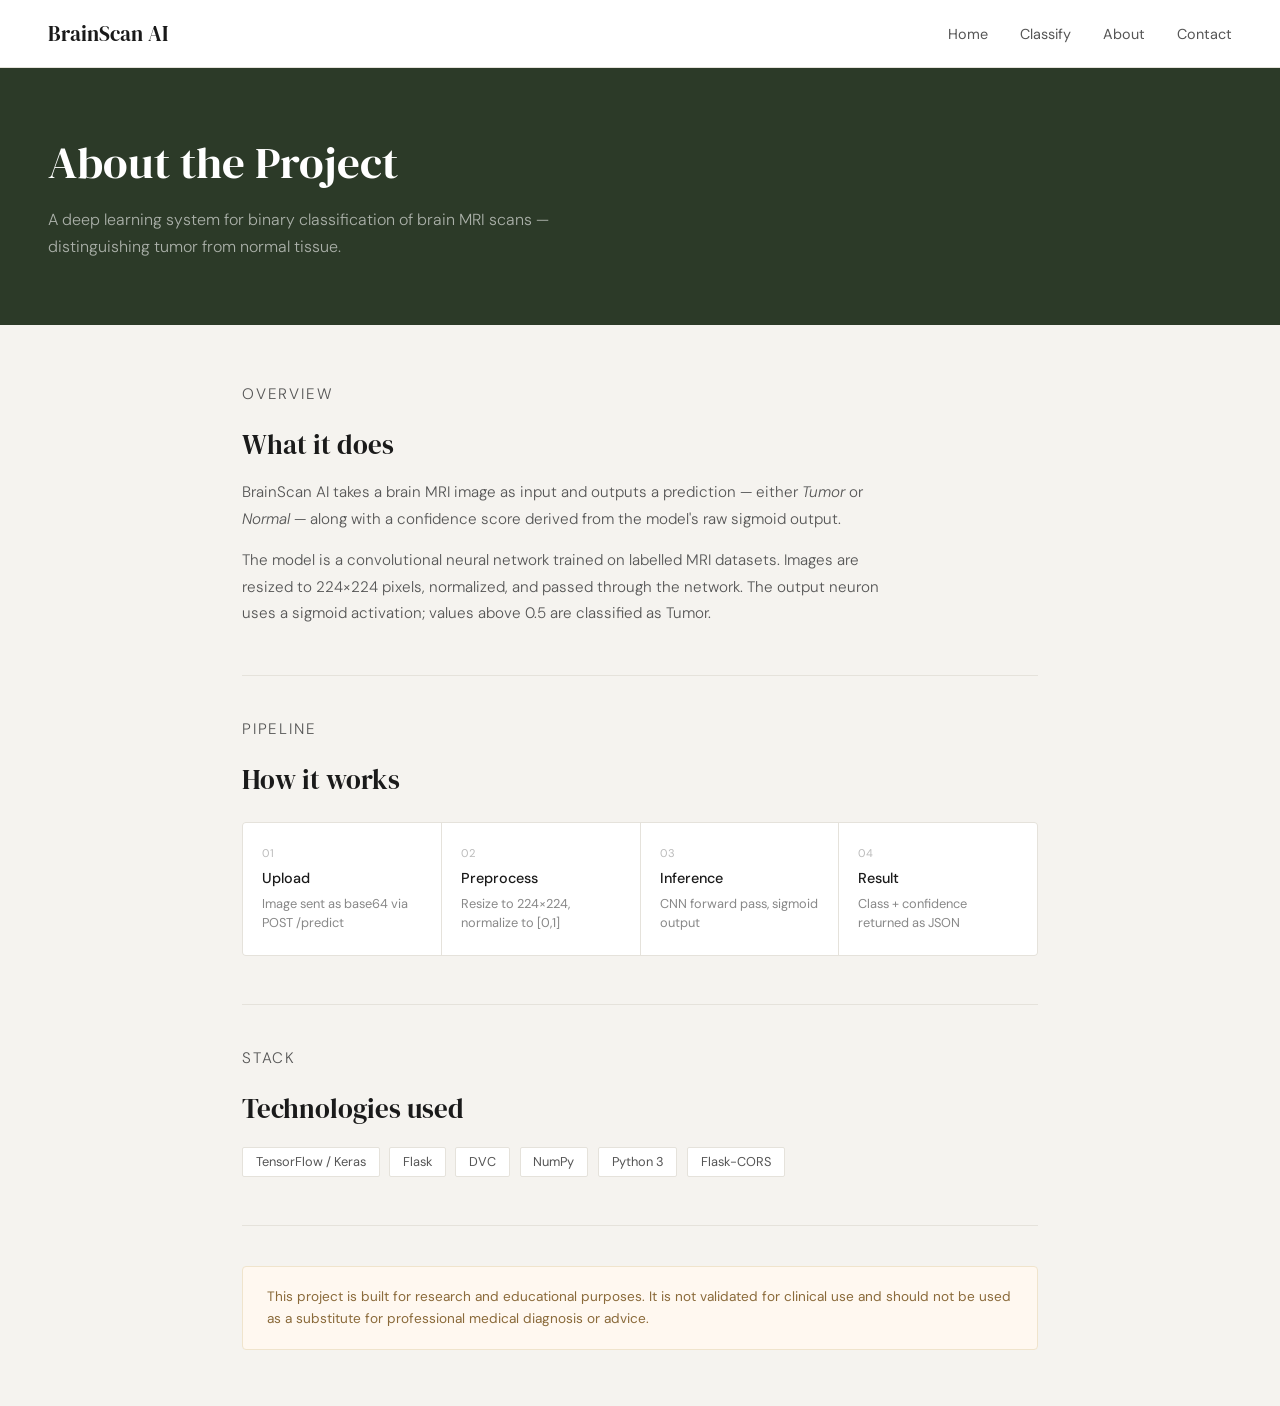
<file: templates/about.html>
<!DOCTYPE html>
<html lang="en">
<head>
<meta charset="UTF-8">
<meta name="viewport" content="width=device-width, initial-scale=1.0">
<title>About &mdash; BrainScan AI</title>
<link href="https://fonts.googleapis.com/css2?family=DM+Serif+Display:ital@0;1&family=DM+Sans:wght@300;400;500&display=swap" rel="stylesheet">
<style>
  * { margin: 0; padding: 0; box-sizing: border-box; }

  body {
    font-family: 'DM Sans', sans-serif;
    background: #f5f3ef;
    color: #1a1a1a;
    min-height: 100vh;
  }

  nav {
    display: flex;
    justify-content: space-between;
    align-items: center;
    padding: 1.2rem 3rem;
    background: #fff;
    border-bottom: 1px solid #e5e2db;
  }

  .logo {
    font-family: 'DM Serif Display', serif;
    font-size: 1.3rem;
    color: #1a1a1a;
    text-decoration: none;
  }

  nav ul {
    list-style: none;
    display: flex;
    gap: 2rem;
  }

  nav ul a {
    text-decoration: none;
    color: #555;
    font-size: 0.9rem;
    transition: color 0.2s;
  }

  nav ul a:hover { color: #1a1a1a; }

  .hero-strip {
    background: #2c3a28;
    color: #fff;
    padding: 4rem 3rem;
  }

  .hero-strip h2 {
    font-family: 'DM Serif Display', serif;
    font-size: 2.8rem;
    font-weight: 400;
    margin-bottom: 0.8rem;
  }

  .hero-strip p {
    font-size: 1rem;
    color: rgba(255,255,255,0.6);
    font-weight: 300;
    max-width: 520px;
    line-height: 1.7;
  }

  .content {
    max-width: 860px;
    margin: 0 auto;
    padding: 3.5rem 2rem;
  }

  .section {
    margin-bottom: 3rem;
  }

  .section-label {
    font-size: 0.72rem;
    letter-spacing: 0.12em;
    text-transform: uppercase;
    color: #aaa;
    margin-bottom: 1.2rem;
  }

  .section h3 {
    font-family: 'DM Serif Display', serif;
    font-size: 1.7rem;
    font-weight: 400;
    margin-bottom: 1rem;
  }

  .section p {
    font-size: 0.95rem;
    color: #555;
    line-height: 1.75;
    font-weight: 300;
    max-width: 640px;
  }

  .section p + p {
    margin-top: 0.9rem;
  }

  hr {
    border: none;
    border-top: 1px solid #e5e2db;
    margin: 2.5rem 0;
  }

  .pipeline {
    display: grid;
    grid-template-columns: repeat(4, 1fr);
    gap: 1px;
    background: #e5e2db;
    border: 1px solid #e5e2db;
    border-radius: 4px;
    overflow: hidden;
    margin-top: 1.5rem;
  }

  .pipe-step {
    background: #fff;
    padding: 1.4rem 1.2rem;
  }

  .pipe-num {
    font-size: 0.7rem;
    color: #bbb;
    letter-spacing: 0.08em;
    margin-bottom: 0.6rem;
  }

  .pipe-name {
    font-size: 0.9rem;
    font-weight: 500;
    margin-bottom: 0.4rem;
  }

  .pipe-desc {
    font-size: 0.8rem;
    color: #888;
    line-height: 1.5;
  }

  .tech-stack {
    display: flex;
    flex-wrap: wrap;
    gap: 0.6rem;
    margin-top: 1.2rem;
  }

  .tech-tag {
    font-size: 0.8rem;
    padding: 0.35rem 0.8rem;
    background: #fff;
    border: 1px solid #e5e2db;
    border-radius: 2px;
    color: #555;
  }

  .disclaimer {
    background: #fff8f0;
    border: 1px solid #f0e4cc;
    border-radius: 4px;
    padding: 1.2rem 1.5rem;
    font-size: 0.85rem;
    color: #8a6a3a;
    line-height: 1.6;
  }
</style>
</head>
<body>

<nav>
  <a href="/" class="logo">BrainScan AI</a>
  <ul>
    <li><a href="/">Home</a></li>
    <li><a href="/classify">Classify</a></li>
    <li><a href="/about">About</a></li>
    <li><a href="/contact">Contact</a></li>
  </ul>
</nav>

<div class="hero-strip">
  <h2>About the Project</h2>
  <p>A deep learning system for binary classification of brain MRI scans — distinguishing tumor from normal tissue.</p>
</div>

<div class="content">

  <div class="section">
    <p class="section-label">Overview</p>
    <h3>What it does</h3>
    <p>BrainScan AI takes a brain MRI image as input and outputs a prediction — either <em>Tumor</em> or <em>Normal</em> — along with a confidence score derived from the model's raw sigmoid output.</p>
    <p>The model is a convolutional neural network trained on labelled MRI datasets. Images are resized to 224×224 pixels, normalized, and passed through the network. The output neuron uses a sigmoid activation; values above 0.5 are classified as Tumor.</p>
  </div>

  <hr>

  <div class="section">
    <p class="section-label">Pipeline</p>
    <h3>How it works</h3>
    <div class="pipeline">
      <div class="pipe-step">
        <div class="pipe-num">01</div>
        <div class="pipe-name">Upload</div>
        <div class="pipe-desc">Image sent as base64 via POST /predict</div>
      </div>
      <div class="pipe-step">
        <div class="pipe-num">02</div>
        <div class="pipe-name">Preprocess</div>
        <div class="pipe-desc">Resize to 224×224, normalize to [0,1]</div>
      </div>
      <div class="pipe-step">
        <div class="pipe-num">03</div>
        <div class="pipe-name">Inference</div>
        <div class="pipe-desc">CNN forward pass, sigmoid output</div>
      </div>
      <div class="pipe-step">
        <div class="pipe-num">04</div>
        <div class="pipe-name">Result</div>
        <div class="pipe-desc">Class + confidence returned as JSON</div>
      </div>
    </div>
  </div>

  <hr>

  <div class="section">
    <p class="section-label">Stack</p>
    <h3>Technologies used</h3>
    <div class="tech-stack">
      <span class="tech-tag">TensorFlow / Keras</span>
      <span class="tech-tag">Flask</span>
      <span class="tech-tag">DVC</span>
      <span class="tech-tag">NumPy</span>
      <span class="tech-tag">Python 3</span>
      <span class="tech-tag">Flask-CORS</span>
    </div>
  </div>

  <hr>

  <div class="disclaimer">
    This project is built for research and educational purposes. It is not validated for clinical use and should not be used as a substitute for professional medical diagnosis or advice.
  </div>

</div>

</body>
</html>
</file>
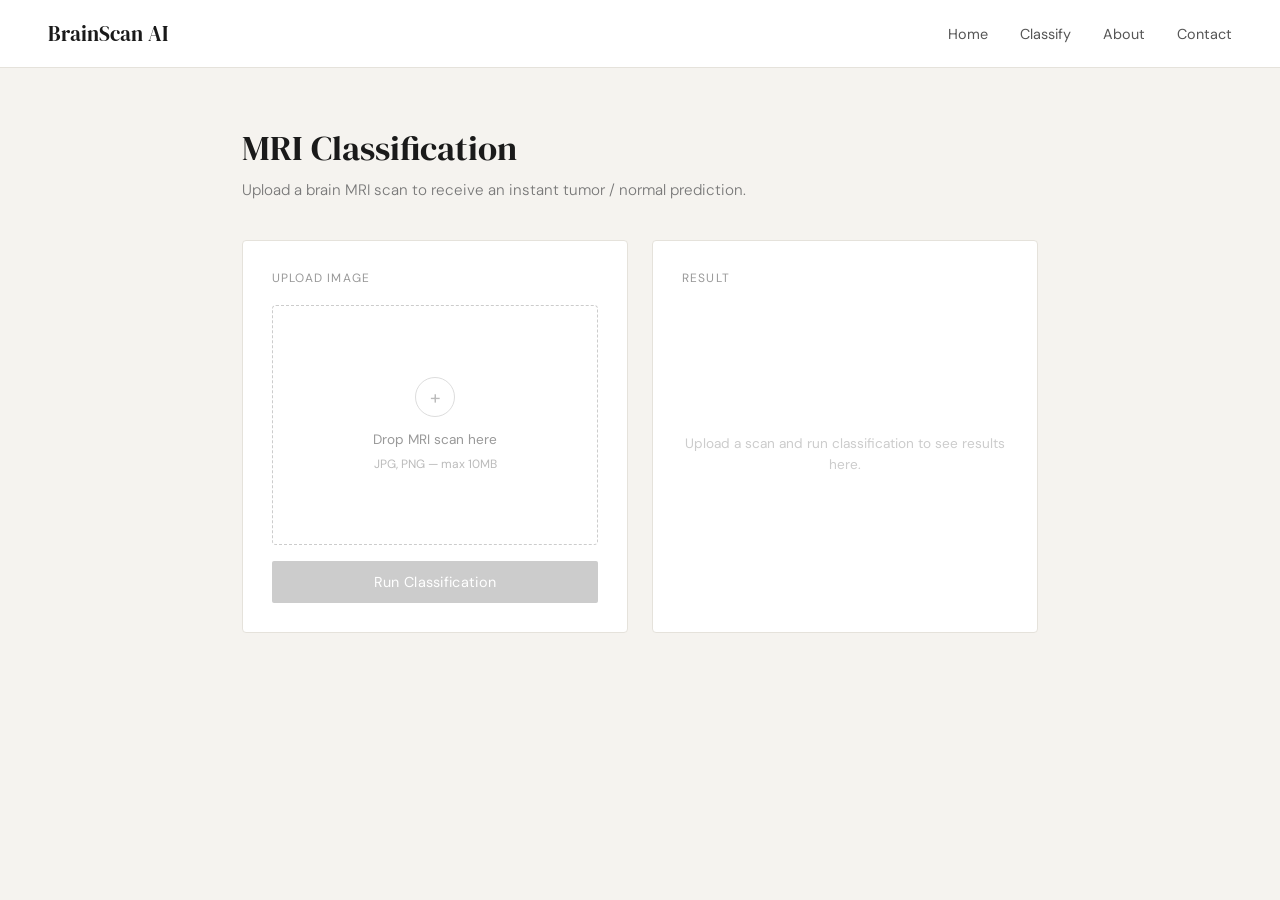
<file: templates/classify.html>
<!DOCTYPE html>
<html lang="en">
<head>
<meta charset="UTF-8">
<meta name="viewport" content="width=device-width, initial-scale=1.0">
<title>Classify &mdash; BrainScan AI</title>
<link href="https://fonts.googleapis.com/css2?family=DM+Serif+Display&family=DM+Sans:wght@300;400;500&display=swap" rel="stylesheet">
<style>
  * { margin: 0; padding: 0; box-sizing: border-box; }

  body {
    font-family: 'DM Sans', sans-serif;
    background: #f5f3ef;
    color: #1a1a1a;
    min-height: 100vh;
  }

  nav {
    display: flex;
    justify-content: space-between;
    align-items: center;
    padding: 1.2rem 3rem;
    background: #fff;
    border-bottom: 1px solid #e5e2db;
  }

  .logo {
    font-family: 'DM Serif Display', serif;
    font-size: 1.3rem;
    color: #1a1a1a;
    text-decoration: none;
  }

  nav ul {
    list-style: none;
    display: flex;
    gap: 2rem;
  }

  nav ul a {
    text-decoration: none;
    color: #555;
    font-size: 0.9rem;
    font-weight: 400;
    transition: color 0.2s;
  }

  nav ul a:hover { color: #1a1a1a; }

  .page {
    max-width: 860px;
    margin: 0 auto;
    padding: 3.5rem 2rem;
  }

  .page-header {
    margin-bottom: 2.5rem;
  }

  .page-header h2 {
    font-family: 'DM Serif Display', serif;
    font-size: 2.2rem;
    font-weight: 400;
    margin-bottom: 0.5rem;
  }

  .page-header p {
    font-size: 0.95rem;
    color: #777;
    font-weight: 300;
  }

  .classify-grid {
    display: grid;
    grid-template-columns: 1fr 1fr;
    gap: 1.5rem;
  }

  .panel {
    background: #fff;
    border: 1px solid #e5e2db;
    border-radius: 4px;
    padding: 1.8rem;
  }

  .panel-title {
    font-size: 0.75rem;
    letter-spacing: 0.1em;
    text-transform: uppercase;
    color: #999;
    margin-bottom: 1.2rem;
  }

  .drop-zone {
    border: 1.5px dashed #ccc;
    border-radius: 4px;
    height: 240px;
    display: flex;
    flex-direction: column;
    align-items: center;
    justify-content: center;
    cursor: pointer;
    transition: border-color 0.2s, background 0.2s;
    position: relative;
    overflow: hidden;
  }

  .drop-zone:hover {
    border-color: #888;
    background: #faf9f7;
  }

  .drop-zone.has-image {
    border-style: solid;
    border-color: #ccc;
    padding: 0;
  }

  .drop-zone img {
    width: 100%;
    height: 100%;
    object-fit: cover;
    border-radius: 3px;
  }

  .drop-icon {
    width: 40px;
    height: 40px;
    border: 1px solid #ddd;
    border-radius: 50%;
    display: flex;
    align-items: center;
    justify-content: center;
    margin-bottom: 0.8rem;
    color: #bbb;
    font-size: 1.2rem;
  }

  .drop-label {
    font-size: 0.85rem;
    color: #999;
    text-align: center;
    line-height: 1.5;
  }

  .drop-label span {
    display: block;
    font-size: 0.75rem;
    margin-top: 0.3rem;
    color: #bbb;
  }

  input[type="file"] {
    position: absolute;
    inset: 0;
    opacity: 0;
    cursor: pointer;
  }

  .classify-btn {
    width: 100%;
    margin-top: 1rem;
    padding: 0.75rem;
    background: #1a1a1a;
    color: #fff;
    border: none;
    font-family: 'DM Sans', sans-serif;
    font-size: 0.9rem;
    cursor: pointer;
    border-radius: 2px;
    transition: background 0.2s;
    letter-spacing: 0.02em;
  }

  .classify-btn:hover { background: #333; }
  .classify-btn:disabled { background: #ccc; cursor: not-allowed; }

  .result-panel {
    display: flex;
    flex-direction: column;
  }

  .result-placeholder {
    flex: 1;
    display: flex;
    flex-direction: column;
    align-items: center;
    justify-content: center;
    height: 240px;
    color: #ccc;
    font-size: 0.85rem;
    text-align: center;
    line-height: 1.6;
  }

  .result-content { display: none; }

  .result-badge {
    display: inline-block;
    padding: 0.4rem 1.2rem;
    border-radius: 2px;
    font-size: 0.85rem;
    font-weight: 500;
    letter-spacing: 0.04em;
    margin-bottom: 1rem;
  }

  .badge-tumor {
    background: #fdf1f1;
    color: #b33a3a;
    border: 1px solid #f0c8c8;
  }

  .badge-normal {
    background: #f1f6f1;
    color: #3a7a3a;
    border: 1px solid #c8e0c8;
  }

  .result-class {
    font-family: 'DM Serif Display', serif;
    font-size: 2.4rem;
    font-weight: 400;
    margin-bottom: 0.3rem;
  }

  .result-confidence-label {
    font-size: 0.8rem;
    color: #999;
    margin-bottom: 0.6rem;
  }

  .confidence-bar-wrap {
    width: 100%;
    height: 4px;
    background: #eee;
    border-radius: 2px;
    overflow: hidden;
    margin-bottom: 0.4rem;
  }

  .confidence-bar {
    height: 100%;
    background: #2c3a28;
    border-radius: 2px;
    transition: width 0.6s ease;
  }

  .confidence-pct {
    font-size: 0.8rem;
    color: #777;
  }

  .note {
    margin-top: 1.2rem;
    padding: 0.8rem 1rem;
    background: #faf9f7;
    border-left: 2px solid #d4cec4;
    font-size: 0.8rem;
    color: #888;
    line-height: 1.5;
  }

  .spinner {
    display: none;
    width: 24px;
    height: 24px;
    border: 2px solid #eee;
    border-top-color: #1a1a1a;
    border-radius: 50%;
    animation: spin 0.7s linear infinite;
    margin: 0 auto 0.5rem;
  }

  @keyframes spin { to { transform: rotate(360deg); } }

  .loading-text {
    font-size: 0.82rem;
    color: #aaa;
  }
</style>
</head>
<body>

<nav>
  <a href="/" class="logo">BrainScan AI</a>
  <ul>
    <li><a href="/">Home</a></li>
    <li><a href="/classify">Classify</a></li>
    <li><a href="/about">About</a></li>
    <li><a href="/contact">Contact</a></li>
  </ul>
</nav>

<div class="page">
  <div class="page-header">
    <h2>MRI Classification</h2>
    <p>Upload a brain MRI scan to receive an instant tumor / normal prediction.</p>
  </div>

  <div class="classify-grid">
    <div class="panel">
      <p class="panel-title">Upload Image</p>
      <div class="drop-zone" id="dropZone">
        <input type="file" id="fileInput" accept="image/*">
        <div class="drop-icon">+</div>
        <div class="drop-label">
          Drop MRI scan here
          <span>JPG, PNG &mdash; max 10MB</span>
        </div>
      </div>
      <button class="classify-btn" id="classifyBtn" disabled>Run Classification</button>
    </div>

    <div class="panel result-panel">
      <p class="panel-title">Result</p>

      <div class="result-placeholder" id="resultPlaceholder">
        <div class="spinner" id="spinner"></div>
        <span id="placeholderText">Upload a scan and run classification to see results here.</span>
      </div>

      <div class="result-content" id="resultContent">
        <span class="result-badge" id="resultBadge"></span>
        <div class="result-class" id="resultClass"></div>
        <div class="result-confidence-label">Confidence</div>
        <div class="confidence-bar-wrap">
          <div class="confidence-bar" id="confBar" style="width: 0%"></div>
        </div>
        <div class="confidence-pct" id="confPct"></div>
        <div class="note">This tool is for research and educational use only. Not a substitute for professional medical diagnosis.</div>
      </div>
    </div>
  </div>
</div>

<script>
  const fileInput = document.getElementById('fileInput');
  const dropZone = document.getElementById('dropZone');
  const classifyBtn = document.getElementById('classifyBtn');
  const resultPlaceholder = document.getElementById('resultPlaceholder');
  const resultContent = document.getElementById('resultContent');
  const spinner = document.getElementById('spinner');
  const placeholderText = document.getElementById('placeholderText');

  let base64Image = null;

  fileInput.addEventListener('change', function() {
    const file = this.files[0];
    if (!file) return;

    const reader = new FileReader();
    reader.onload = function(e) {
      const dataUrl = e.target.result;
      base64Image = dataUrl.split(',')[1];

      const img = document.createElement('img');
      img.src = dataUrl;
      dropZone.innerHTML = '';
      dropZone.appendChild(img);
      dropZone.classList.add('has-image');

      classifyBtn.disabled = false;
    };
    reader.readAsDataURL(file);
  });

  classifyBtn.addEventListener('click', function() {
    if (!base64Image) return;

    classifyBtn.disabled = true;
    resultContent.style.display = 'none';
    resultPlaceholder.style.display = 'flex';
    spinner.style.display = 'block';
    placeholderText.textContent = 'Analysing scan...';

    fetch('/predict', {
      method: 'POST',
      headers: { 'Content-Type': 'application/json' },
      body: JSON.stringify({ image: base64Image })
    })
    .then(r => r.json())
    .then(data => {
      spinner.style.display = 'none';
      resultPlaceholder.style.display = 'none';
      resultContent.style.display = 'block';

      const cls = data[0].class;
      const conf = (data[0].confidence * 100).toFixed(1);

      const badge = document.getElementById('resultBadge');
      badge.textContent = cls;
      badge.className = 'result-badge ' + (cls === 'Tumor' ? 'badge-tumor' : 'badge-normal');

      document.getElementById('resultClass').textContent = cls;
      document.getElementById('confPct').textContent = conf + '%';

      setTimeout(() => {
        document.getElementById('confBar').style.width = conf + '%';
      }, 50);
    })
    .catch(() => {
      spinner.style.display = 'none';
      placeholderText.textContent = 'Something went wrong. Please try again.';
      classifyBtn.disabled = false;
    });
  });
</script>

</body>
</html>
</file>
